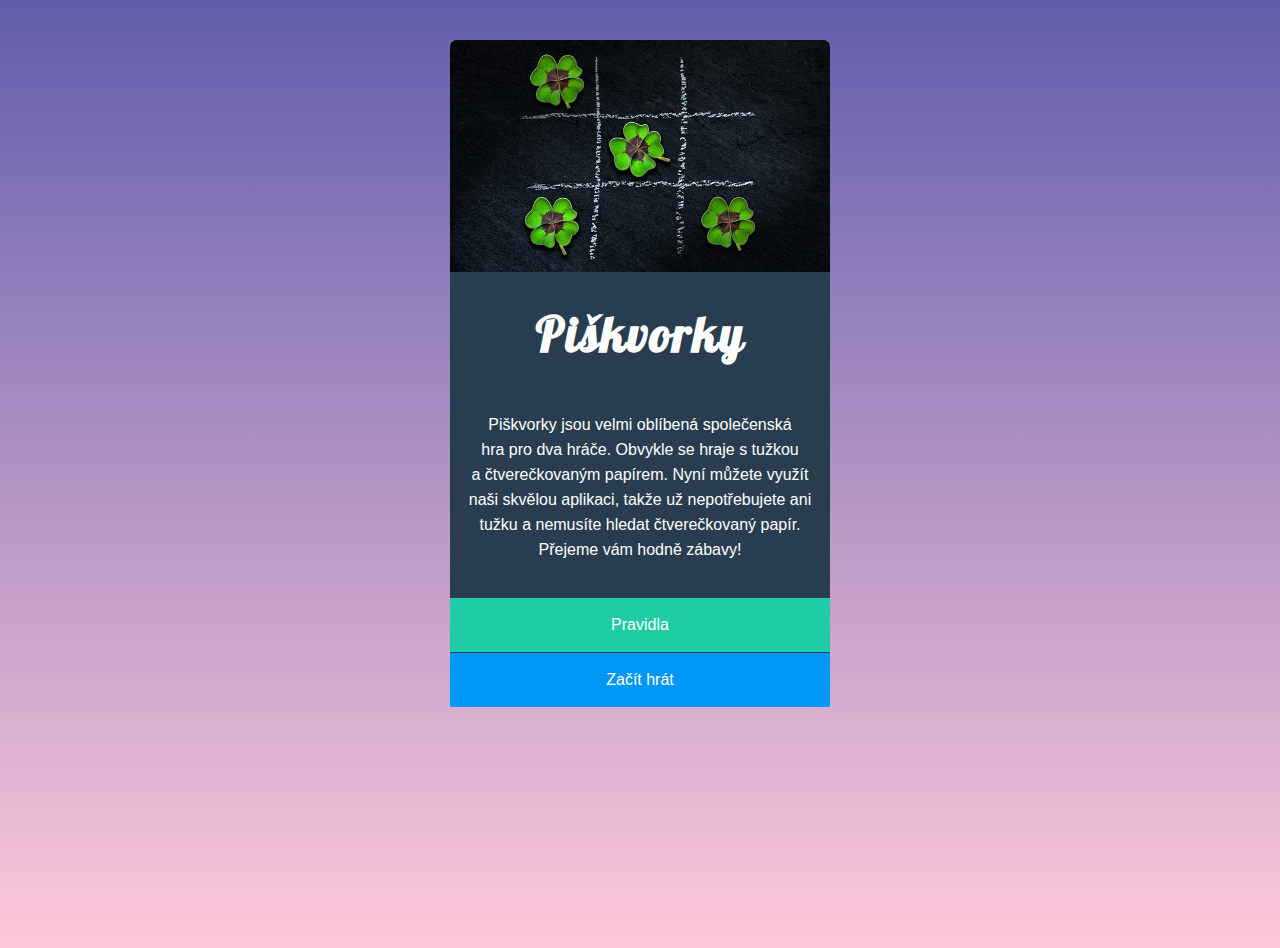
<file: index.html>
<!DOCTYPE html>
<html class="html bakground gradient" lang="cs">
  <head>
    <meta charset="UTF-8" />
    <meta http-equiv="X-UA-Compatible" content="IE=edge" />
    <meta name="viewport" content="width=H1, initial-scale=1.0" />
    <link rel="stylesheet" href="styly.css" />
    <title>Piškvorky</title>
  </head>
  <body>
    <main>
      <div class="container">
        <img class="photo" src="uvodni.jpg" alt="čtyřlístky" />
        <h1>Piškvorky</h1>
        <style>
          @import url('https://fonts.googleapis.com/css2?family=Lobster&display=swap');
        </style>

        <p>
          Piškvorky jsou velmi oblíbená společenská <br />
          hra pro dva hráče. Obvykle se hraje s tužkou <br />
          a čtverečkovaným papírem. Nyní můžete využít naši skvělou aplikaci,
          takže už nepotřebujete ani tužku a nemusíte hledat čtverečkovaný
          papír. Přejeme vám hodně zábavy!
        </p>
        <a class="Btn--rules" href="pravidla.html">Pravidla</a>
        <a class="Btn--play" href="hra.html">Začít hrát</a>
      </div>
    </main>
  </body>
</html>
</file>
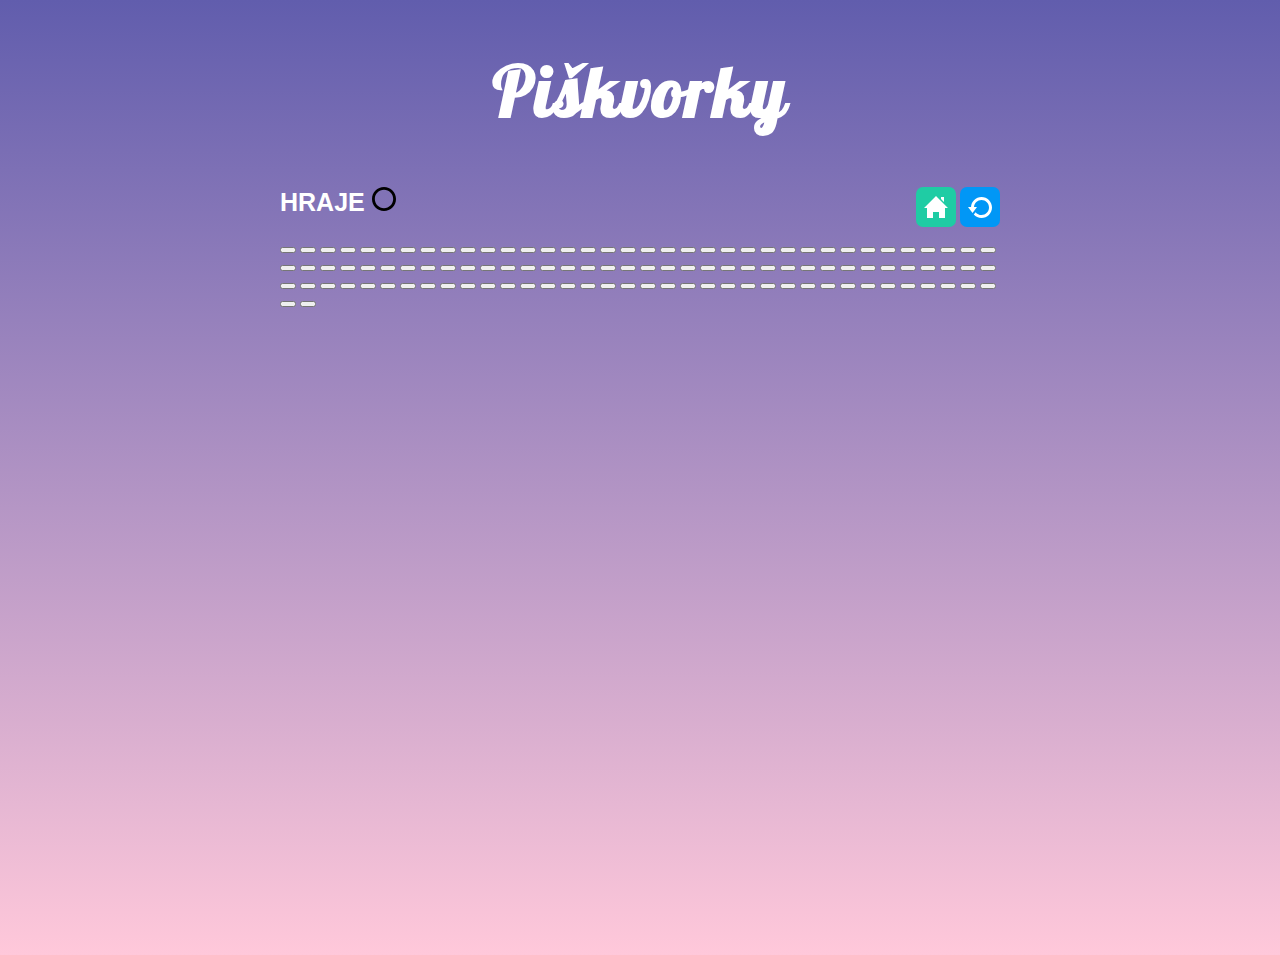
<file: hra.html>
<!DOCTYPE html>
<html lang="en">
  <head>
    <meta charset="UTF-8" />
    <meta http-equiv="X-UA-Compatible" content="IE=edge" />
    <meta name="viewport" content="width=device-width, initial-scale=1.0" />
    <link rel="stylesheet" href="styly.css" />
    <script src="game.js" defer></script>
    <title>Piškvorky</title>
  </head>
  <body>
    <h1 class="piskvorky">Piškvorky</h1>
    <style>
      @import url('https://fonts.googleapis.com/css2?family=Lobster&display=swap');
    </style>
    <div class="container-board">
      <div class="topnav">
        <div class="content_left">
          <span
            >HRAJE
            <img class="players--draw" src="circle.svg" alt="circle" />
          </span>
        </div>

        <div class="content_right">
          <a class="home" href="index.html"
            ><img class="home--foto" src="home.svg" alt="ikona home"
          /></a>

          <a class="restart" href="hra.html"
            ><img class="restart--foto" src="restart.svg" alt="ikona restart"
          /></a>
        </div>
      </div>

      <div class="board__field">
        <button class="game-button"></button>
        <button class="game-button"></button>
        <button class="game-button"></button>
        <button class="game-button"></button>
        <button class="game-button"></button>
        <button class="game-button"></button>
        <button class="game-button"></button>
        <button class="game-button"></button>
        <button class="game-button"></button>
        <button class="game-button"></button>
        <button class="game-button"></button>

        <button class="game-button"></button>
        <button class="game-button"></button>
        <button class="game-button"></button>
        <button class="game-button"></button>
        <button class="game-button"></button>
        <button class="game-button"></button>
        <button class="game-button"></button>
        <button class="game-button"></button>
        <button class="game-button"></button>
        <button class="game-button"></button>
        <button class="game-button"></button>

        <button class="game-button"></button>
        <button class="game-button"></button>
        <button class="game-button"></button>
        <button class="game-button"></button>
        <button class="game-button"></button>
        <button class="game-button"></button>
        <button class="game-button"></button>
        <button class="game-button"></button>
        <button class="game-button"></button>
        <button class="game-button"></button>
        <button class="game-button"></button>

        <button class="game-button"></button>
        <button class="game-button"></button>
        <button class="game-button"></button>
        <button class="game-button"></button>
        <button class="game-button"></button>
        <button class="game-button"></button>
        <button class="game-button"></button>
        <button class="game-button"></button>
        <button class="game-button"></button>
        <button class="game-button"></button>
        <button class="game-button"></button>

        <button class="game-button"></button>
        <button class="game-button"></button>
        <button class="game-button"></button>
        <button class="game-button"></button>
        <button class="game-button"></button>
        <button class="game-button"></button>
        <button class="game-button"></button>
        <button class="game-button"></button>
        <button class="game-button"></button>
        <button class="game-button"></button>
        <button class="game-button"></button>

        <button class="game-button"></button>
        <button class="game-button"></button>
        <button class="game-button"></button>
        <button class="game-button"></button>
        <button class="game-button"></button>
        <button class="game-button"></button>
        <button class="game-button"></button>
        <button class="game-button"></button>
        <button class="game-button"></button>
        <button class="game-button"></button>
        <button class="game-button"></button>

        <button class="game-button"></button>
        <button class="game-button"></button>
        <button class="game-button"></button>
        <button class="game-button"></button>
        <button class="game-button"></button>
        <button class="game-button"></button>
        <button class="game-button"></button>
        <button class="game-button"></button>
        <button class="game-button"></button>
        <button class="game-button"></button>
        <button class="game-button"></button>

        <button class="game-button"></button>
        <button class="game-button"></button>
        <button class="game-button"></button>
        <button class="game-button"></button>
        <button class="game-button"></button>
        <button class="game-button"></button>
        <button class="game-button"></button>
        <button class="game-button"></button>
        <button class="game-button"></button>
        <button class="game-button"></button>
        <button class="game-button"></button>

        <button class="game-button"></button>
        <button class="game-button"></button>
        <button class="game-button"></button>
        <button class="game-button"></button>
        <button class="game-button"></button>
        <button class="game-button"></button>
        <button class="game-button"></button>
        <button class="game-button"></button>
        <button class="game-button"></button>
        <button class="game-button"></button>
        <button class="game-button"></button>

        <button class="game-button"></button>
        <button class="game-button"></button>
        <button class="game-button"></button>
        <button class="game-button"></button>
        <button class="game-button"></button>
        <button class="game-button"></button>
        <button class="game-button"></button>
        <button class="game-button"></button>
        <button class="game-button"></button>
        <button class="game-button"></button>
        <button class="game-button"></button>
      </div>
    </div>
  </body>
</html>
</file>
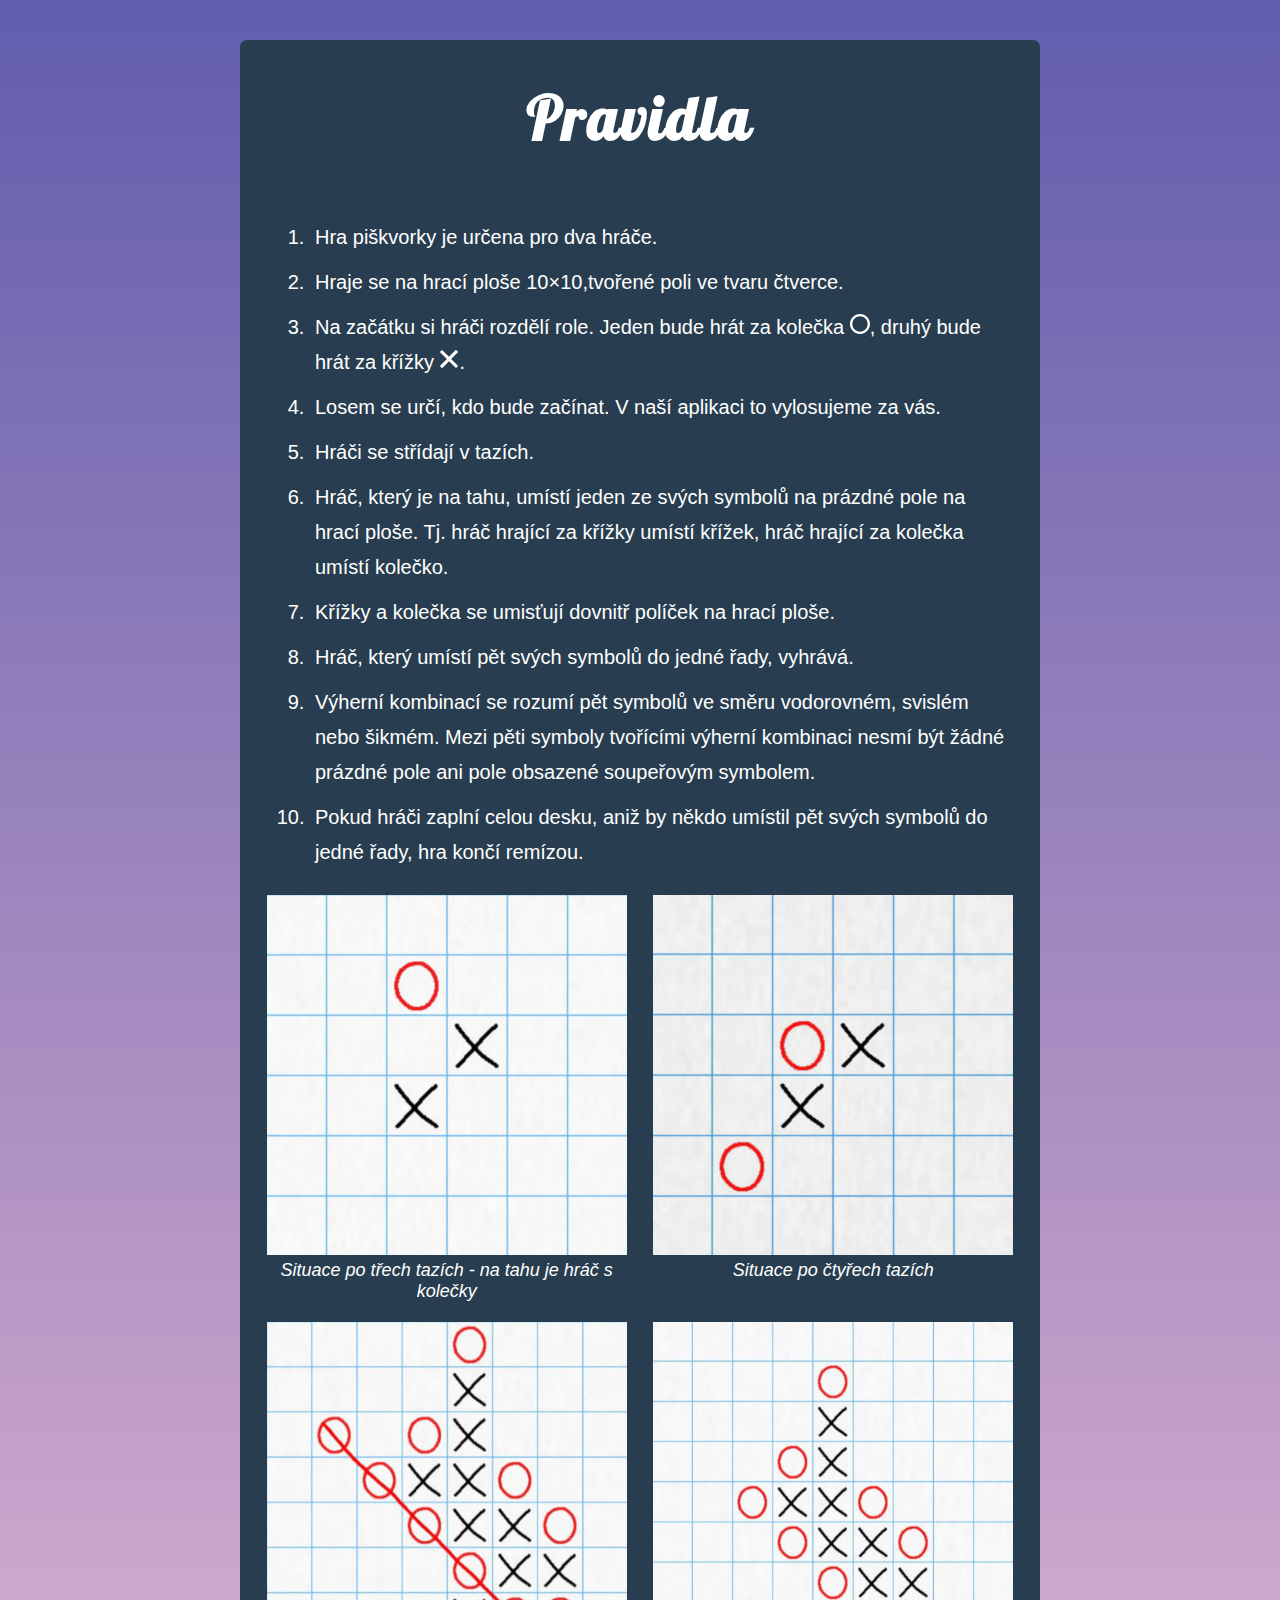
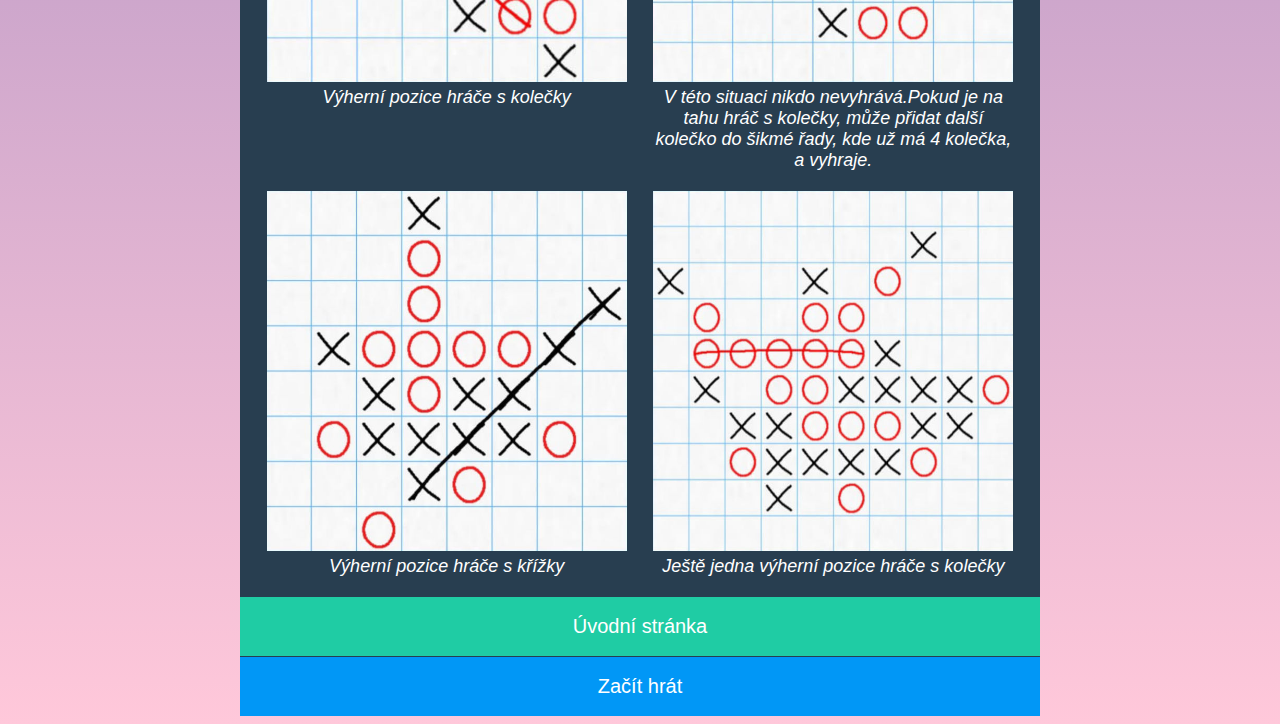
<file: pravidla.html>
<!DOCTYPE html>
<html lang="en">
  <head>
    <meta charset="UTF-8" />
    <meta http-equiv="X-UA-Compatible" content="IE=edge" />
    <meta name="viewport" content="width=device-width, initial-scale=1.0" />
    <link rel="stylesheet" href="styly.css" />
    <title>Pravidla</title>
  </head>
  <body>
    <div class="container-pravidla">
      <h1>Pravidla</h1>
      <style>
        @import url('https://fonts.googleapis.com/css2?family=Lobster&display=swap');
      </style>
      <ol>
        <li>Hra piškvorky je určena pro dva hráče.</li>

        <li>Hraje se na hrací ploše 10×10,tvořené poli ve tvaru čtverce.</li>

        <li>
          Na začátku si hráči rozdělí role. Jeden bude hrát za kolečka
          <img class="circle" src="circle.svg" alt="kolečko" />, druhý bude hrát
          za křížky <img class="cross" src="cross.svg" alt="křížek" />.
        </li>

        <li>
          Losem se určí, kdo bude začínat. V naší aplikaci to vylosujeme za vás.
        </li>

        <li>Hráči se střídají v tazích.</li>

        <li>
          Hráč, který je na tahu, umístí jeden ze svých symbolů na prázdné pole
          na hrací ploše. Tj. hráč hrající za křížky umístí křížek, hráč hrající
          za kolečka umístí kolečko.
        </li>

        <li>Křížky a kolečka se umisťují dovnitř políček na hrací ploše.</li>

        <li>Hráč, který umístí pět svých symbolů do jedné řady, vyhrává.</li>

        <li>
          Výherní kombinací se rozumí pět symbolů ve směru vodorovném, svislém
          nebo šikmém. Mezi pěti symboly tvořícími výherní kombinaci nesmí být
          žádné prázdné pole ani pole obsazené soupeřovým symbolem.
        </li>

        <li>
          Pokud hráči zaplní celou desku, aniž by někdo umístil pět svých
          symbolů do jedné řady, hra končí remízou.
        </li>
      </ol>

      <div class="pravidla-instructions">
        <figure>
          <img
            class="instruction"
            src="instructions-01.jpeg"
            alt="instruction-01"
          />
          <figurecaption
            >Situace po třech tazích - na tahu je hráč s kolečky</figurecaption
          >
        </figure>

        <figure>
          <img
            class="instruction"
            src="instructions-02.jpeg"
            alt="instruction-02"
          />
          <figurecaption>Situace po čtyřech tazích</figurecaption>
        </figure>

        <figure>
          <img
            class="instruction"
            src="instructions-03.jpeg"
            alt="instruction-03"
          />
          <figurecaption>Výherní pozice hráče s kolečky</figurecaption>
        </figure>

        <figure>
          <img
            class="instruction"
            src="instructions-04.jpeg"
            alt="instruction-04"
          />
          <figurecaption>
            V této situaci nikdo nevyhrává.Pokud je na tahu hráč s kolečky, může
            přidat další kolečko do šikmé řady, kde už má 4 kolečka, a vyhraje.
          </figurecaption>
        </figure>

        <figure>
          <img
            class="instruction"
            src="instructions-05.jpeg"
            alt="instruction-04"
          />
          <figurecaption>Výherní pozice hráče s křížky</figurecaption>
        </figure>

        <figure>
          <img
            class="instruction"
            src="instructions-06.jpeg"
            alt="instruction-04"
          />
          <figurecaption
            >Ještě jedna výherní pozice hráče s kolečky</figurecaption
          >
        </figure>
      </div>

      <a class="Btn--rules" href="index.html">Úvodní stránka</a>
      <a class="Btn--play" href="index.html">Začít hrát</a>
    </div>
  </body>
</html>
</file>
<file: styly.css>
body {
  background-image: linear-gradient(#615dad, #ffc8da);
  background-origin: border-box;
  margin-top: 40px;
  min-height: 100vh;
}

p {
  line-height: 25px;
  text-align: center;
  padding-left: 10px;
  padding-right: 10px;
  padding-bottom: 20px;
}
h1 {
  font-family: 'Lobster', cursive;
  font-size: 300%;
  letter-spacing: 2px;
  text-align: center;
  color: #ffffff;
}

.container {
  width: 380px;
  background-color: #283e50;
  color: #ffffff;
  font-family: Arial, Helvetica, sans-serif;
  display: flex;
  flex-direction: column;
  margin: auto;
  border-top-left-radius: 7px;
  border-top-right-radius: 7px;
  text-align: center;
}

.photo {
  display: block;
  width: 380px;
  position: center;
  border-top-left-radius: 7px;
  border-top-right-radius: 7px;
}

.Btn--rules {
  background-color: #1fcca4;
  margin-bottom: 1px;
}
.Btn--play {
  background-color: #0197f6;
}

.Btn--play:hover {
  background-color: #0090e9;
}

.Btn--rules:hover {
  background-color: #1cbb96;
}
.Btn--rules,
.Btn--play {
  color: #ffffff;
  text-decoration: none;
  text-align: center;
  font-weight: lighter;
  position: relative;
  padding: 18px;
}
/* ---------------- Úloha č.2.------------------ */

.circle,
.cross {
  width: 1em;
  height: 1em;
  filter: invert(100%);
}
.container-pravidla {
  display: flex;
  flex-direction: column;
  background-color: #283e50;
  color: #ffffff;
  margin: auto;
  text-align: left;
  width: 384px;
  border-top-left-radius: 7px;
  border-top-right-radius: 7px;
  font-family: Arial, Helvetica, sans-serif;
  font-size: 20px;
}
ol {
  font-family: Arial, Helvetica, sans-serif;
  font-size: 20px;
  font-weight: lighter;
  text-align: left;
  line-height: 35px;
  margin-left: 30px;
  margin-right: 30px;
}
li {
  padding: 5px;
}
figure {
  text-align: center;
  font-family: Arial, Helvetica, sans-serif;
  font-style: oblique;
  font-size: 18px;
}
.instruction {
  width: 100%;
}
/* ---------------responzívny web---------------- */
@media (min-width: 800px) {
  .container-pravidla {
    width: 800px;
  }
  .pravidla-instructions {
    display: flex;
    flex-direction: row;
    flex-wrap: wrap;
    justify-content: space-evenly;
  }
  figure {
    max-width: 45%;
    margin: 0 0 20px 0;
  }
}

/* ---------------- Úloha č.3.------------------ */

.piskvorky {
  font-size: 70px;
}
.container-board {
  max-width: 80vmin;
  justify-content: center;
  margin: auto;
}
/* ---------- navigation bar ----------- */

span {
  color: #ffffff;
  font-size: 25px;
  font-family: Arial, Helvetica, sans-serif;
  font-weight: bold;
}
.draw-player {
  filter: invert(100%);
}

.topnav {
  display: flex;
  flex-wrap: wrap;
  justify-content: space-between;
  padding: 5px 0;
}
.home--foto {
  box-sizing: border-box;
  border-radius: 7px;
  background-color: #1fcca4;
  width: 40px;
  height: 40px;
  padding: 8px;
}
.home--foto:hover {
  background-color: #1cbb96;
}
.restart--foto {
  box-sizing: border-box;
  border-radius: 7px;
  background-color: #0197f6;
  width: 40px;
  height: 40px;
  padding: 8px;
}

.restart--foto:hover {
  background-color: #0090e9;
}
/* --------- game board ---------- */

.board-field {
  display: flex;
  flex-wrap: wrap;
  cursor: pointer;
}

.board-field__btn {
  width: calc(80vmin / 10);
  height: calc(80vmin / 10);
  border: 1px solid black;
  padding: 0;
  background-color: rgb(230, 209, 225);
}

.board-field__btn:hover,
.board-field__btn:focus {
  cursor: pointer;
  filter: brightness(120%);
}
</file>
